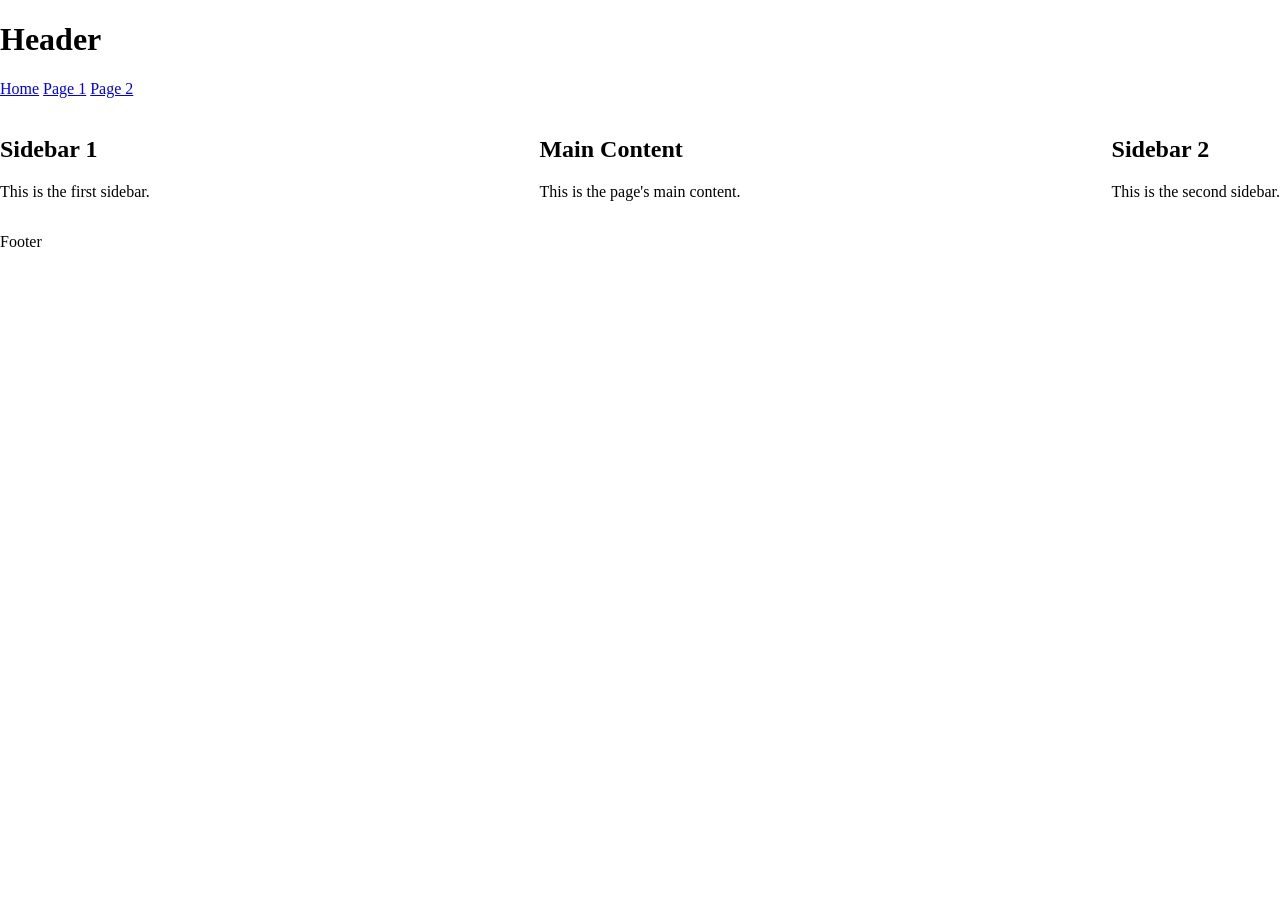
<file: Task1/index.html>
<!DOCTYPE html>
<html lang="en">
    <head>
        <title>Task 1</title>
        <style>
            body {
                padding: 0;
                margin: 0;
            }

            content {
                display: grid;
                grid-template-columns: 32% 36% 32%;
                grid-template-rows: auto;
            }

            .sidebar1 {
                justify-self: start;
            }

            .sidebar2 {
                justify-self: end;
            }

            main {
                justify-self: center;
            }
        </style>
    </head>

    <body>
        <header>
            <h1>Header</h1>
        </header>
        
        <nav>
            <a href="#home">Home</a>
            <a href="#page1">Page 1</a>
            <a href="#page2">Page 2</a>
        </nav>

        <br>

        <content>
            <sidebar class="sidebar1">
                <h2>Sidebar 1</h2>
                <p>This is the first sidebar.</p>
            </sidebar>

            <main>
                <h2>Main Content</h2>
                <p>This is the page's main content.</p>
            </main>

            <sidebar class="sidebar2">
                <h2>Sidebar 2</h2>
                <p>This is the second sidebar.</p>
            </sidebar>
        </content>

        <footer>
            <p>Footer </p>
        </footer>
    </body>
</html>
</file>
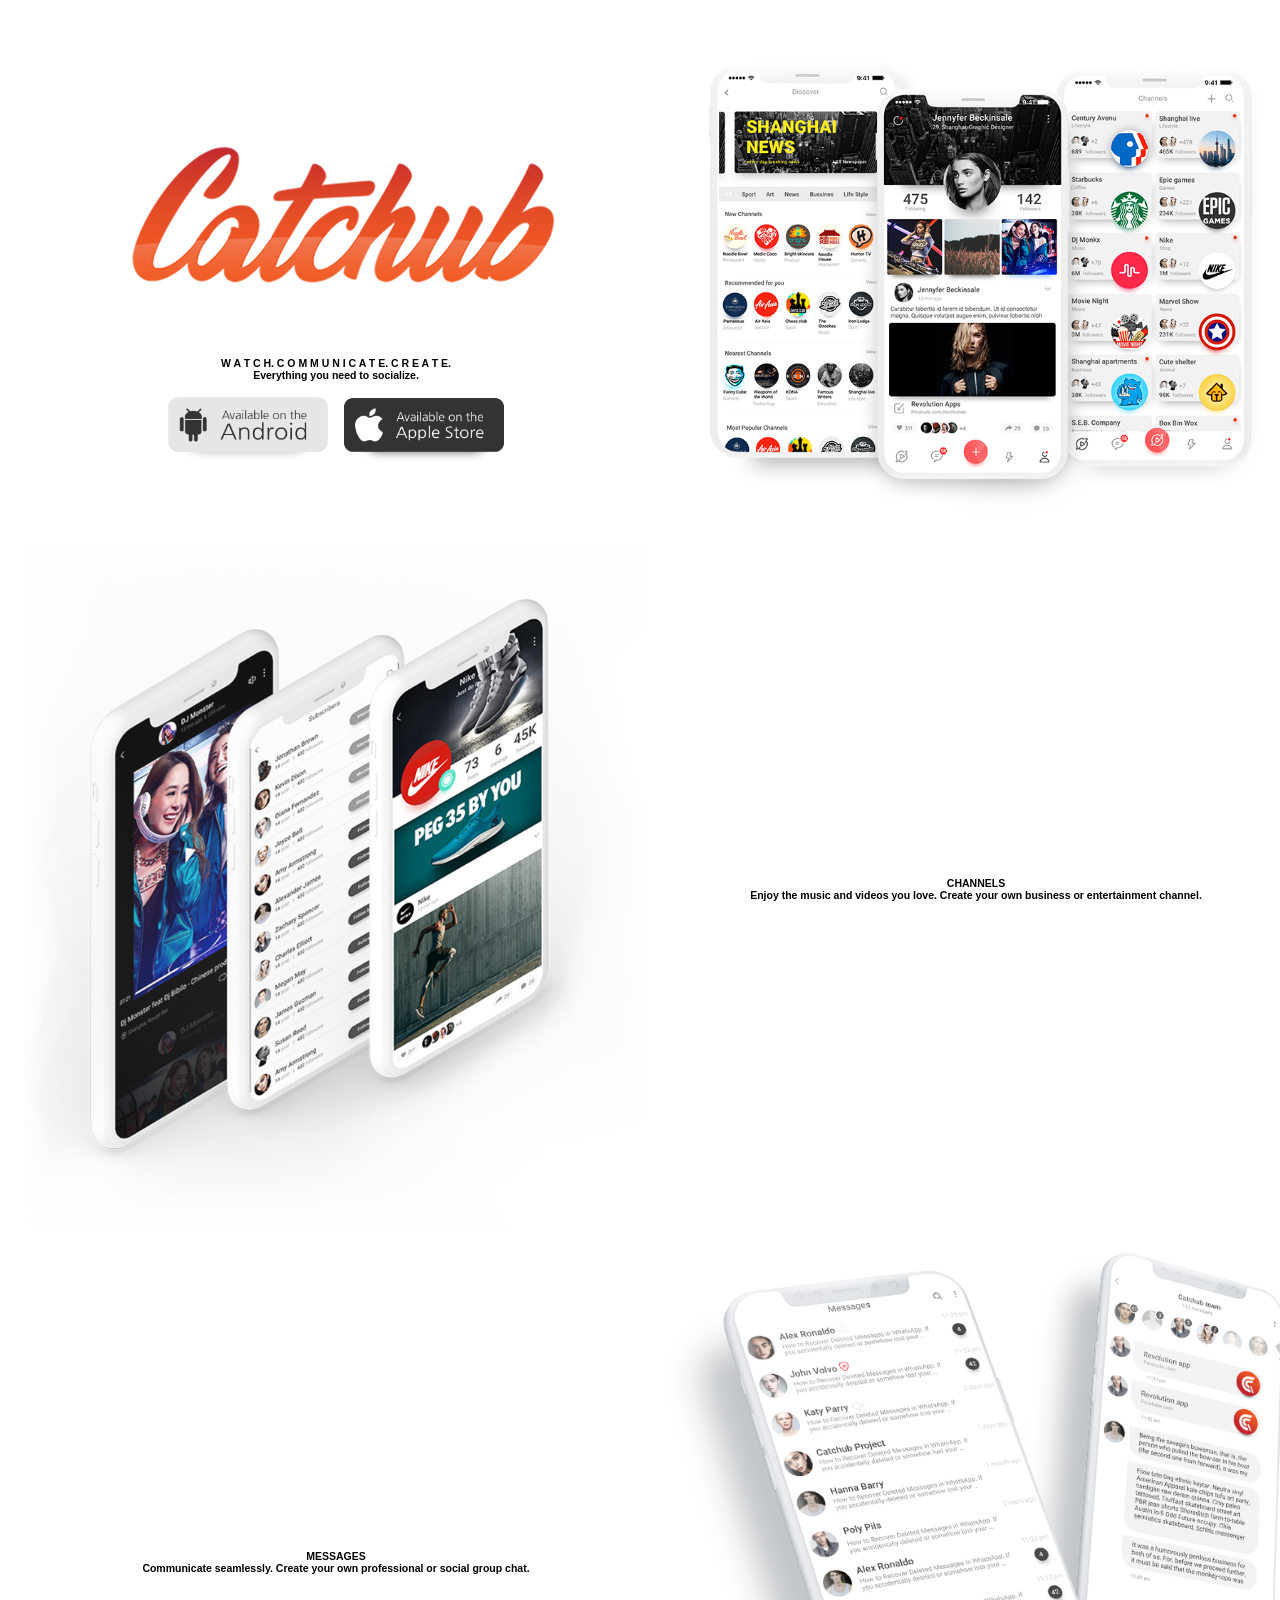
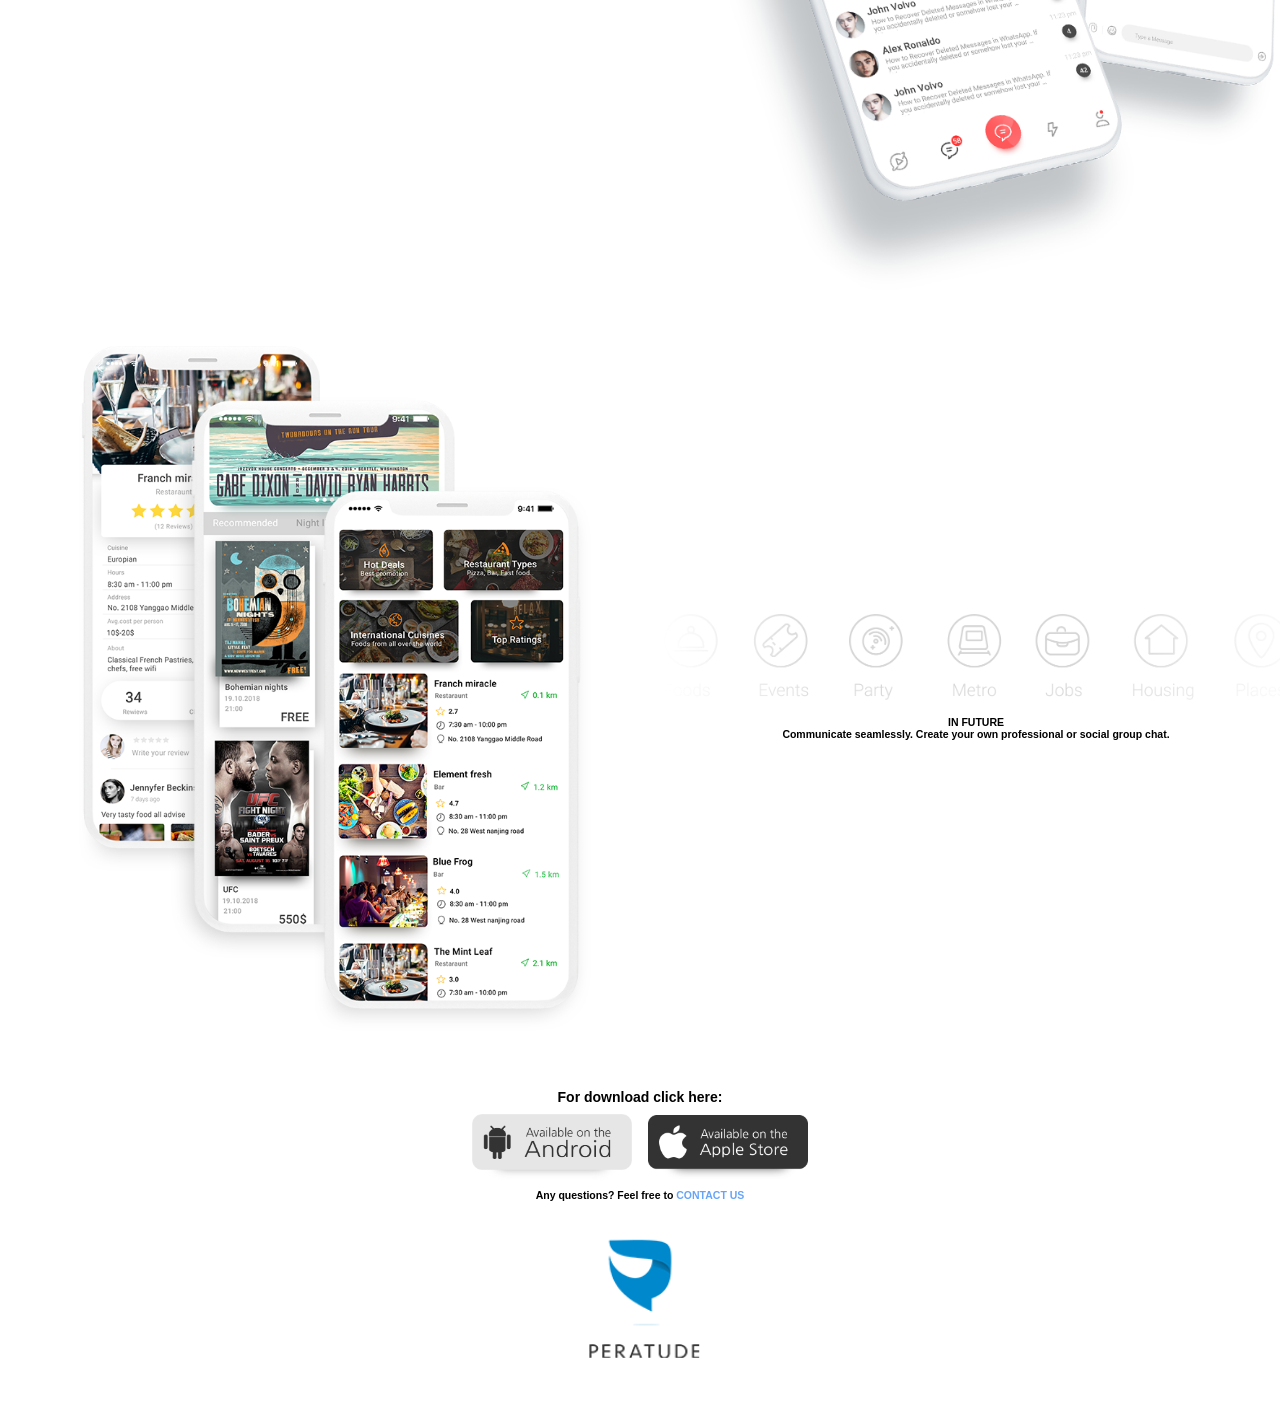
<file: Task2/index.html>
<!DOCTYPE html>
<html lang="en">
<head>
    <meta charset="UTF-8">
    <meta name="viewport" content="width=device-width, initial-scale=1.0">
    <title>Task 2</title>
    <link rel="stylesheet" href="styles.css">
</head>
<body>
    <main>
        <section class="level-1">
            <div class="level-1-left">
                <img src="Catchhub/logo.png" id="catchub-logo" alt="Catchhub Logo">
                <text id="level-1-text">
                    <h1>W A T C H. C O M M U N I C A T E. C R E A T E.</h1>
                    <h2>Everything you need to socialize.</h2>
                </text>
                <div class="store-buttons">
                    <img src="Catchhub/play_store.png" id="playstore" alt="Play Store Logo">
                    <img src="Catchhub/app_store.png" id="appstore" alt="App Store Logo">
                </div>
            </div>
            <div class="level-1-right">
                <img src="Catchhub/top_screens.png" id="top-screens" alt="Top Screens">
            </div>
        </section>
        <section class="level-2">
            <div class="level-2-left">
                <img src="Catchhub/sec_screens.png" id="sec-screens" alt="Sec Screens">
            </div>
            <div class="level-2-right">
                <text id="level-2-text">
                    <h1>CHANNELS</h1>
                    <h2>Enjoy the music and videos you love. Create your own business or entertainment channel.</h2>
                </text>
            </div>
        </section>
        <section class="level-3">
            <div class="level-3-left">
                <text id="level-3-text">
                    <h1>MESSAGES</h1>
                    <h2>Communicate seamlessly. Create your own professional or social group chat.</h2>
                </text>
            </div>
            <div class="level-3-right">
                <img src="Catchhub/thhh_screens.png" id="thhh-screens" alt="Thhh Screens">
            </div>
        </section>
        <section class="level-4">
            <div class="level-4-left">
                <img src="Catchhub/for_screens.png" id="for-screens" alt="For Screens">
            </div>
            <div class="level-4-right">
                <img src="Catchhub/vectors.png" id="vectors" alt="Vectors">
                <text id="level-4-text">
                    <h1>IN FUTURE</h1>
                    <h2>Communicate seamlessly. Create your own professional or social group chat.</h2>
                </text>
            </div>
        </section>
    </main>
    <footer>
        <text id="footer-content">
            <h1>For download click here:</h1>
             <div class="store-buttons">
                <img src="Catchhub/play_store.png" id="playstore" alt="Play Store Logo">
                <img src="Catchhub/app_store.png" id="appstore" alt="App Store Logo">
            </div>
            <h2>Any questions? Feel free to <span>CONTACT US</span></h2>
        </text>
        <img src="Catchhub/peratude.png" id="peratude" alt="Peratude Logo">
    </footer>
</body>
</html>
</file>
<file: Task2/styles.css>
body {
    display: block;
    min-height: 100vh;
}

main {
    margin: 0;
    width: 100%;
    min-height: 100vh;
    margin: 0 auto;
    padding: 1rem;
}

.level-1 {
    display: grid;
    grid-template-columns: minmax(0, 1fr) minmax(0, 1fr);
    align-items: center;
    gap: 1rem;
}

.level-1-left {
    display: flex;
    flex-direction: column;
    align-items: center;
    justify-content: center;
    gap: 1rem;
}

.store-buttons {
    display: flex;
    gap: 1rem;
    justify-content: center;
    align-items: center;
    flex-direction: row;
}

.store-buttons img {
    width: 160px;
    max-width: 40%;
    height: auto;
    display: block;
}

@media (max-width: 480px) {
    .store-buttons {
        flex-direction: column;
    }
    section {
        grid-template-columns: 1fr;
    }
}

.level-1-left img, .level-1-right img {
    max-width: 100%;
    height: auto;
    display: block;
}

.level-2 {
    display: grid;
    grid-template-columns: minmax(0, 1fr) minmax(0, 1fr);
    align-items: center;
    gap: 1rem;
}

.level-2-right {
    display: flex;
    flex-direction: column;
    align-items: center;
    justify-content: center;
    gap: 1rem;
}

.level-2-left img {
    max-width: 100%;
    height: auto;
    display: block;
}

.level-3 {
    display: grid;
    grid-template-columns: minmax(0, 1fr) minmax(0, 1fr);
    align-items: center;
    gap: 1rem;
}

.level-3-left {
    display: flex;
    flex-direction: column;
    align-items: center;
    justify-content: center;
    gap: 1rem;
}

.level-3-right img {
    max-width: 100%;
    height: auto;
    display: block;
}

.level-4-left img, .level-4-right img {
    max-width: 100%;
    height: auto;
    display: block;
}

.level-4 {
    display: grid;
    grid-template-columns: minmax(0, 1fr) minmax(0, 1fr);
    align-items: center;
    gap: 1rem;
}

.level-4-right {
    display: flex;
    flex-direction: column;
    align-items: center;
    justify-content: center;
    gap: 1rem;
}

img#peratude {
    display: block;
    margin: 0 auto;
    max-width: 180px;
    width: 100%;
}

section {
    margin: 0;
}

section h1,
section h2 {
    margin: 0;
}

text {
    text-align: center;
    font-size: 7px;
    font-family: "Helvetica", sans-serif;
}

span {
    color: rgb(102, 164, 248);
}
</file>
